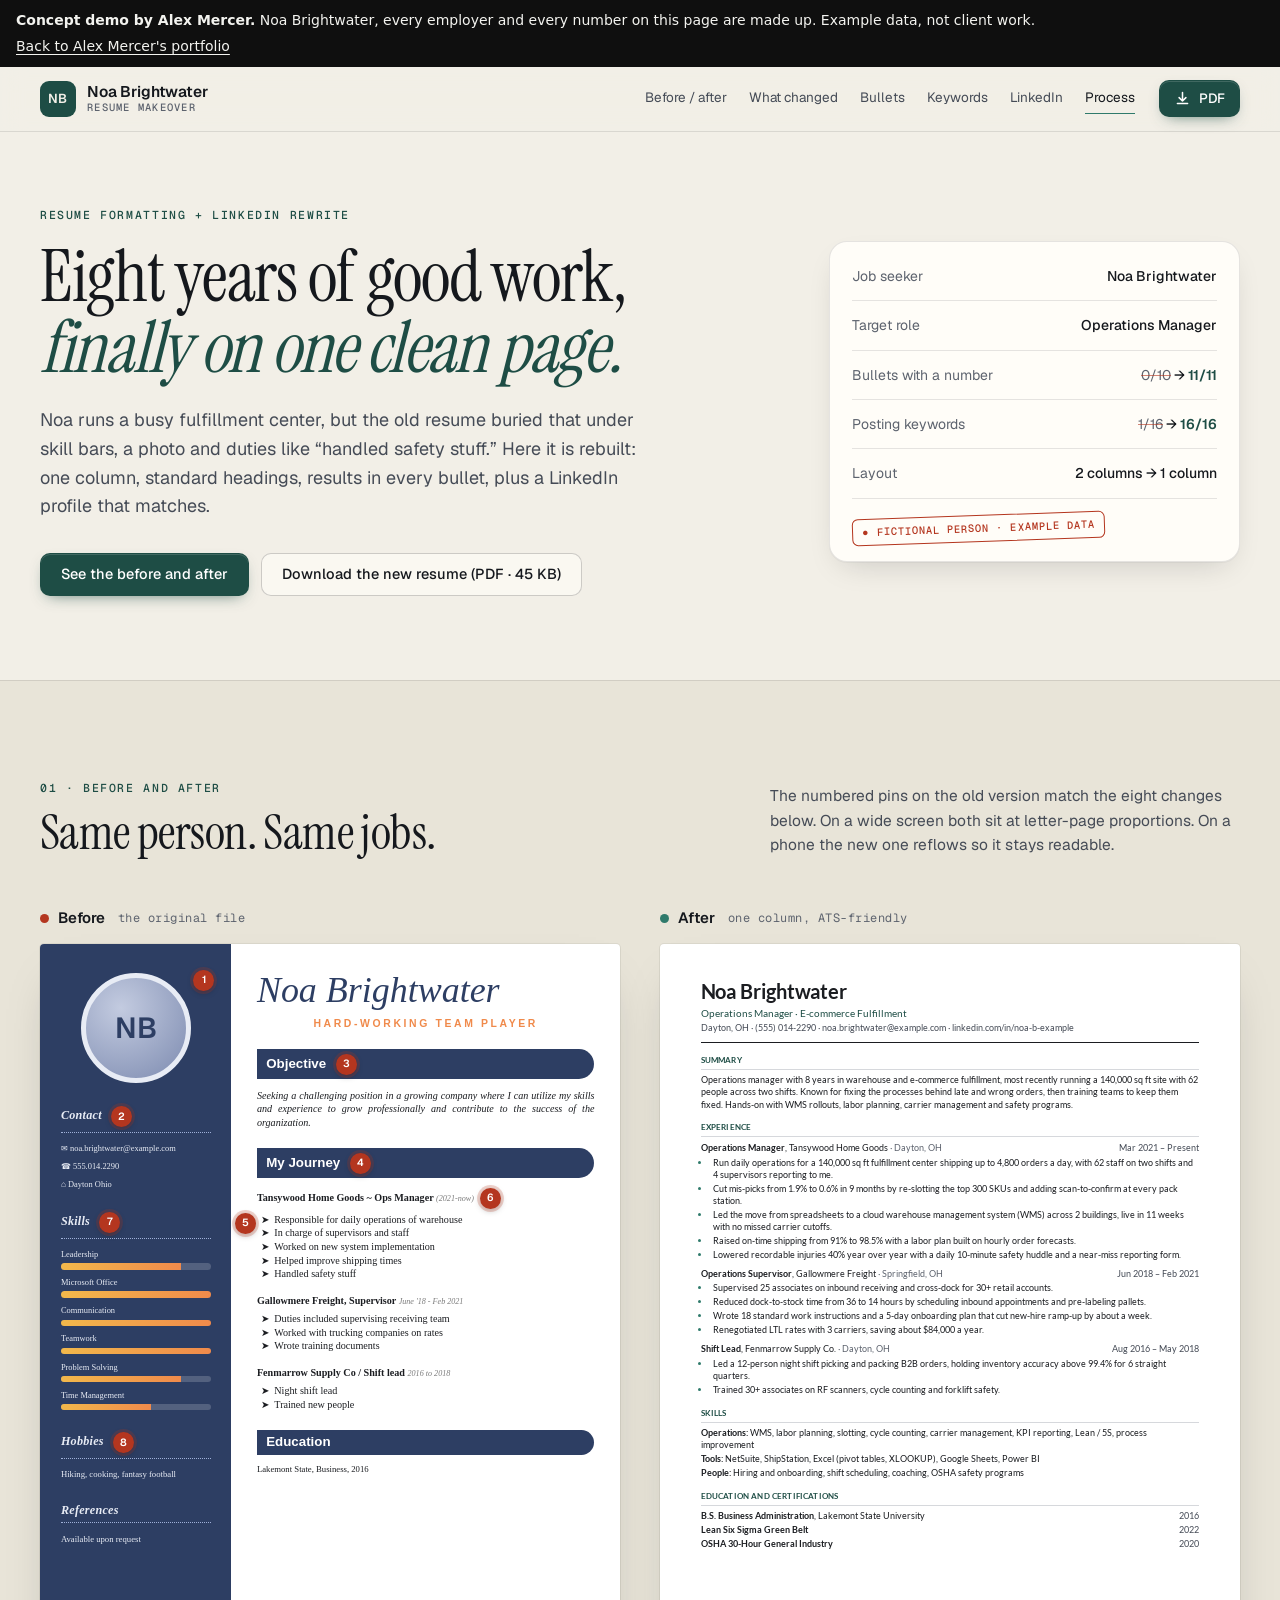
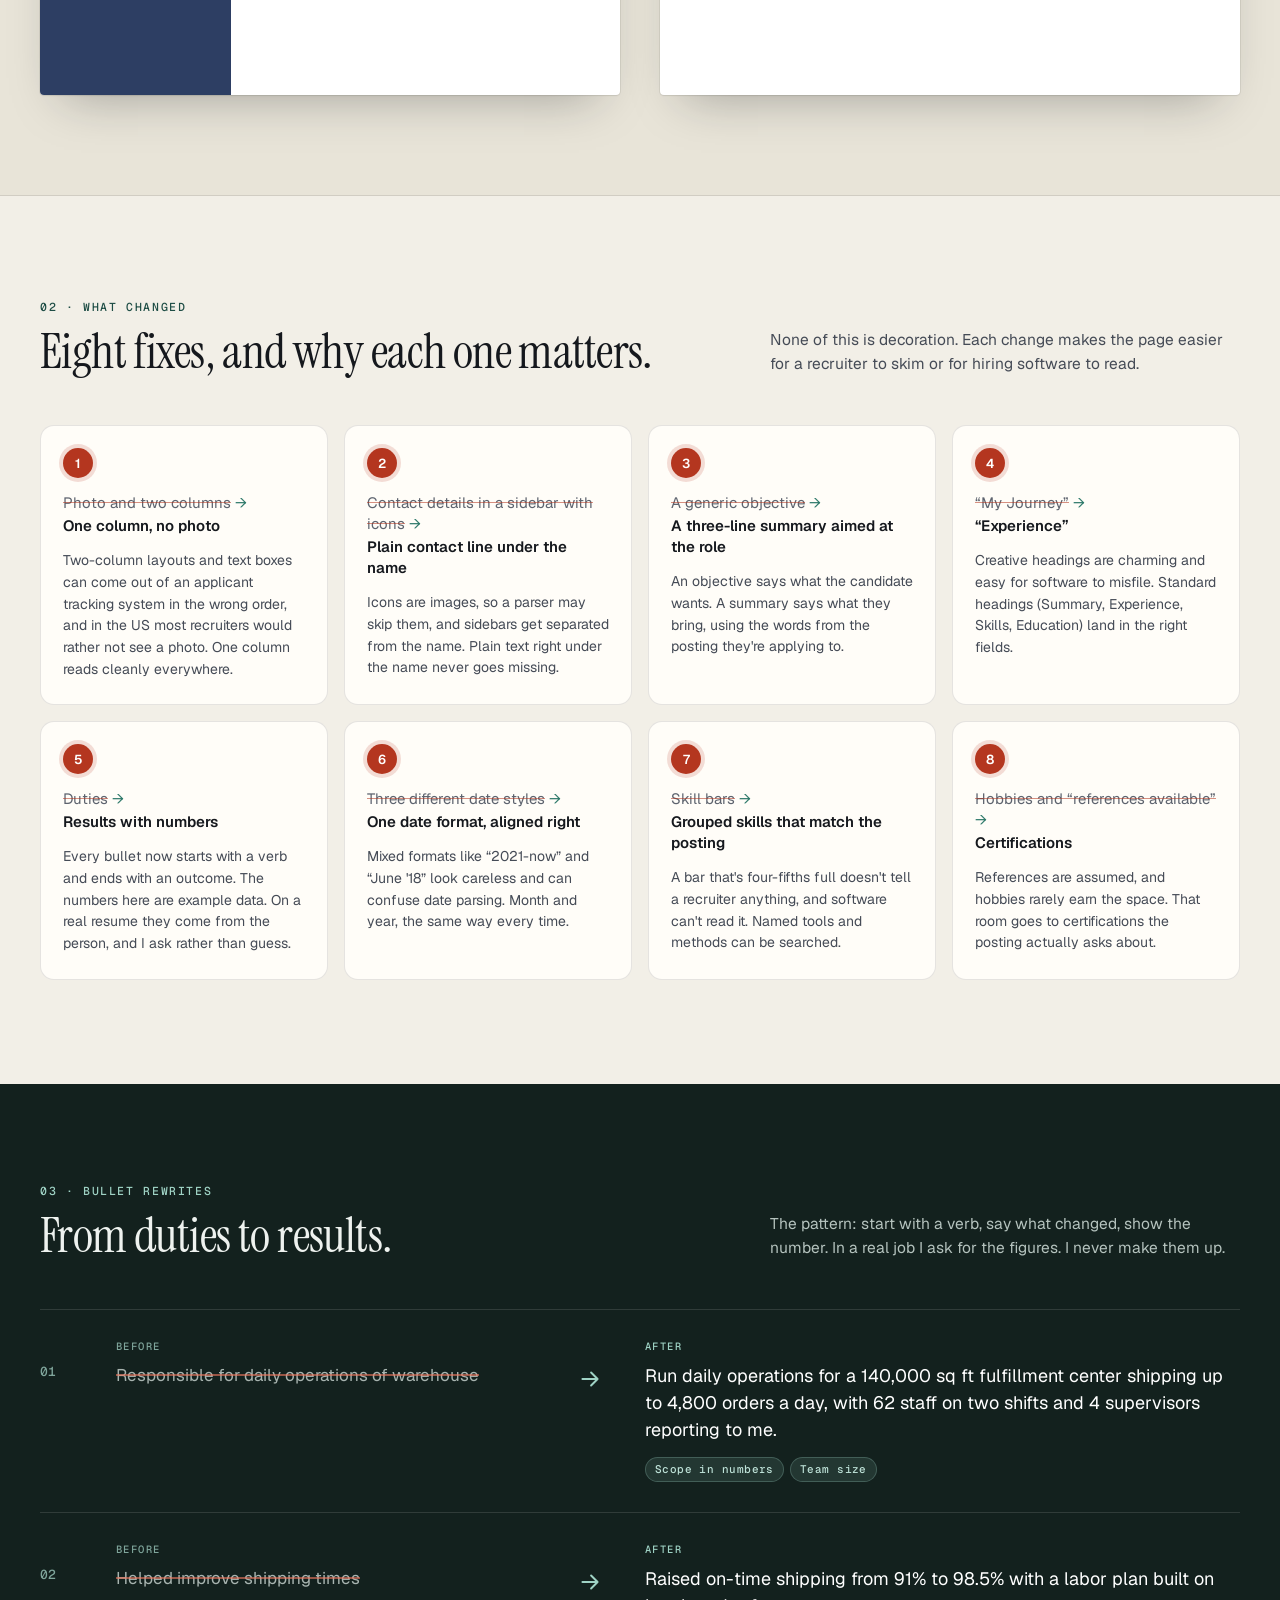
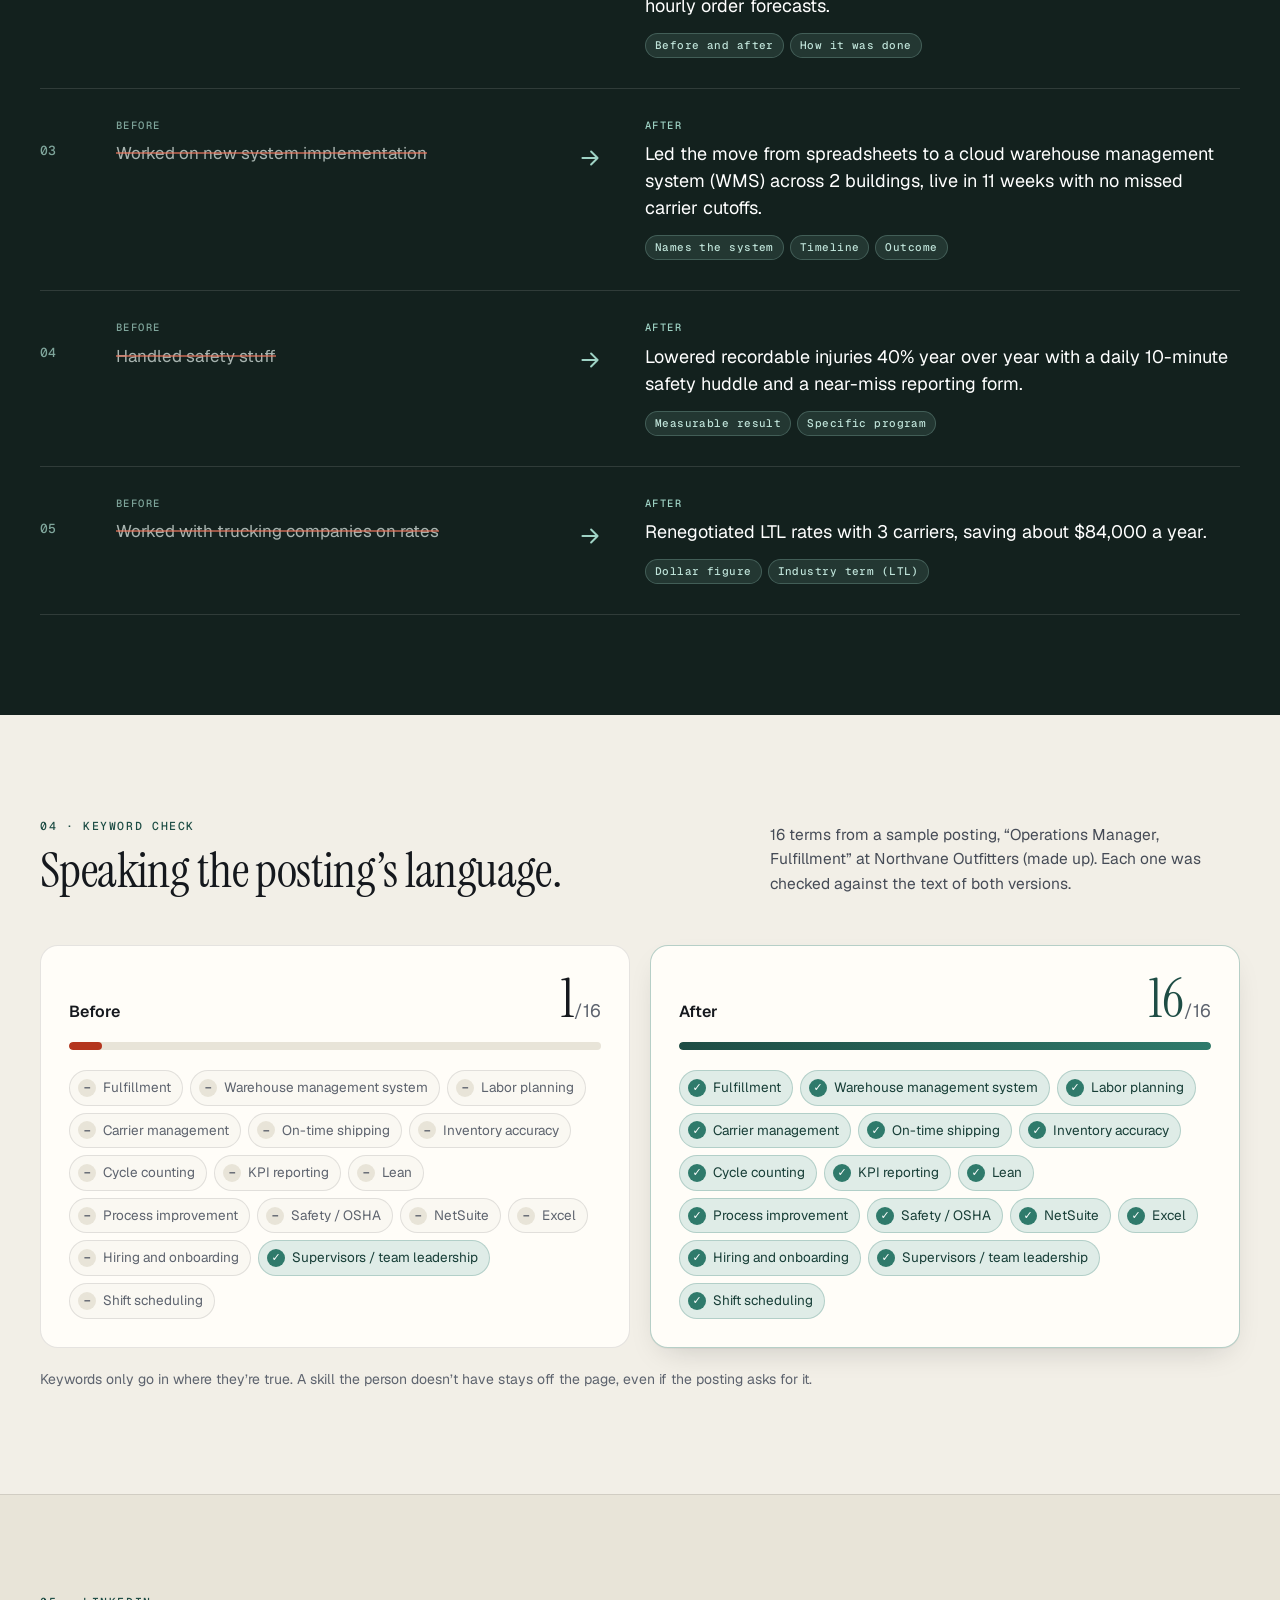
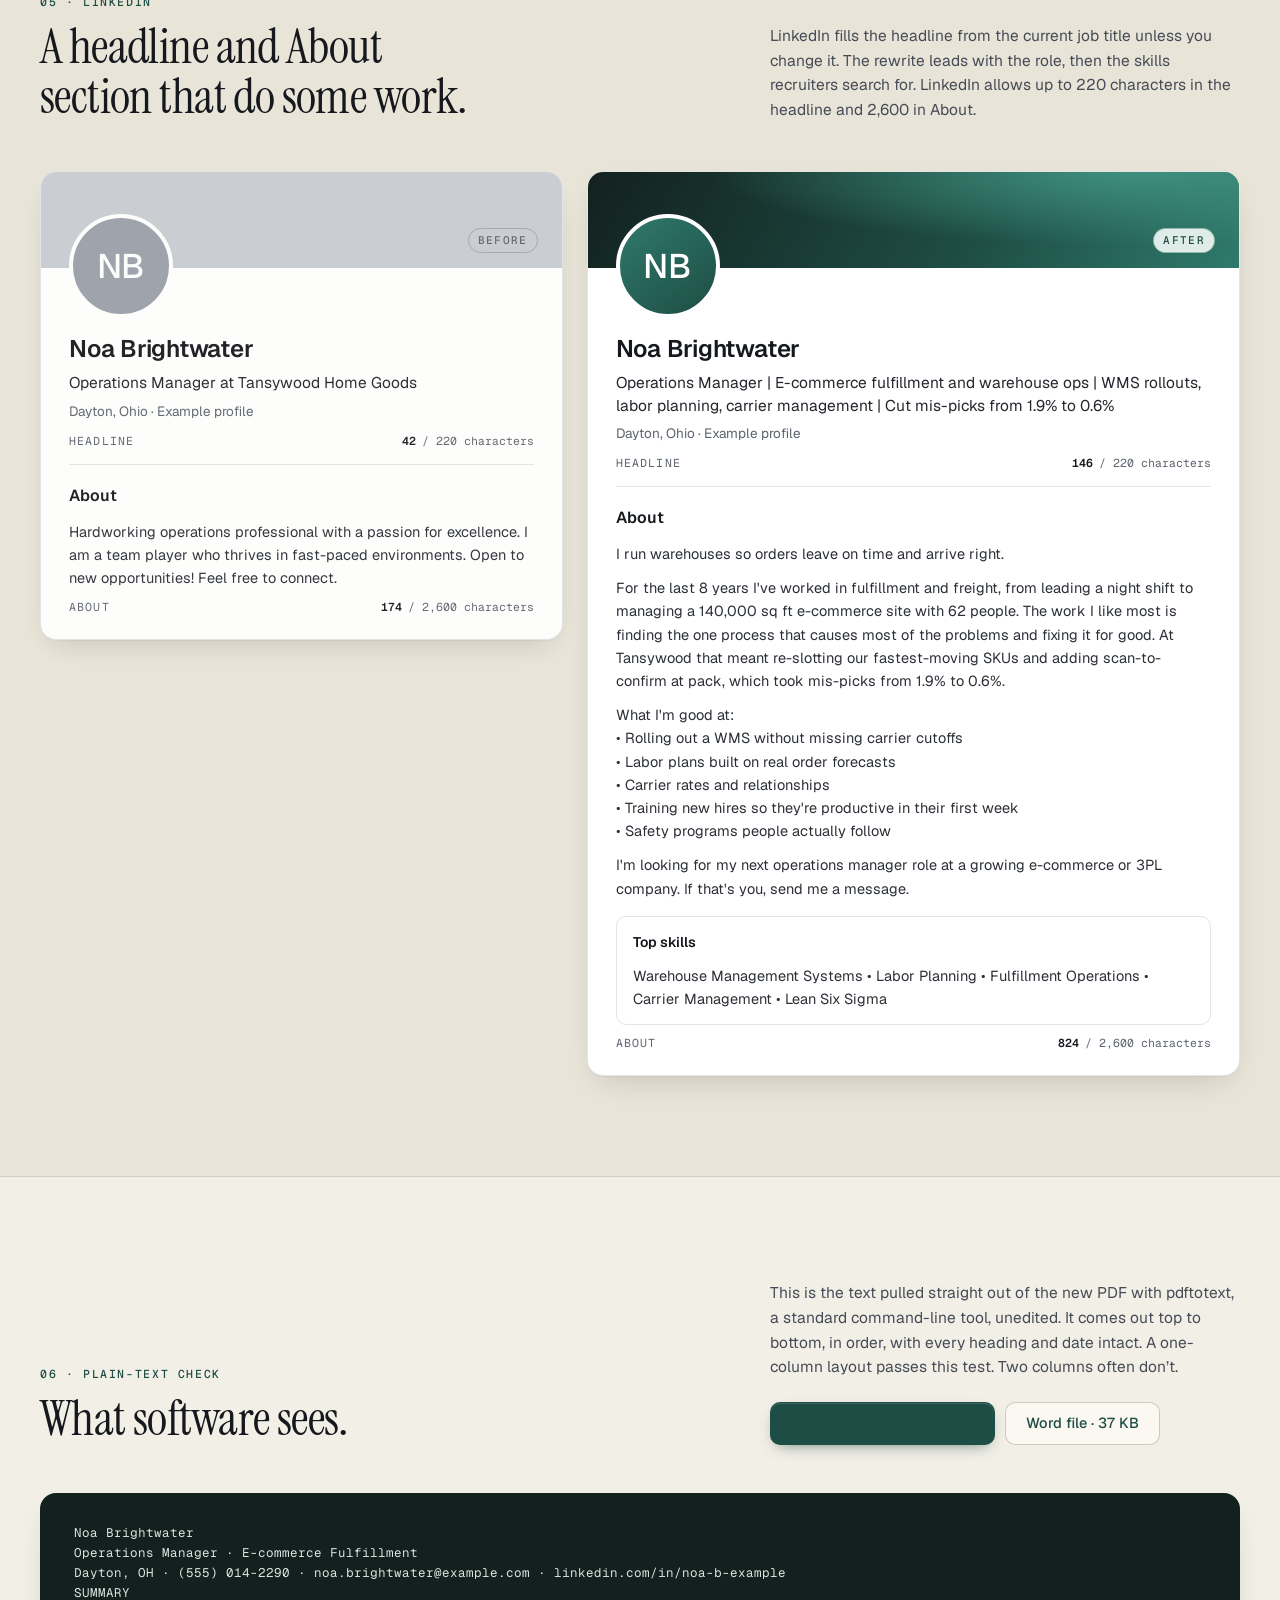
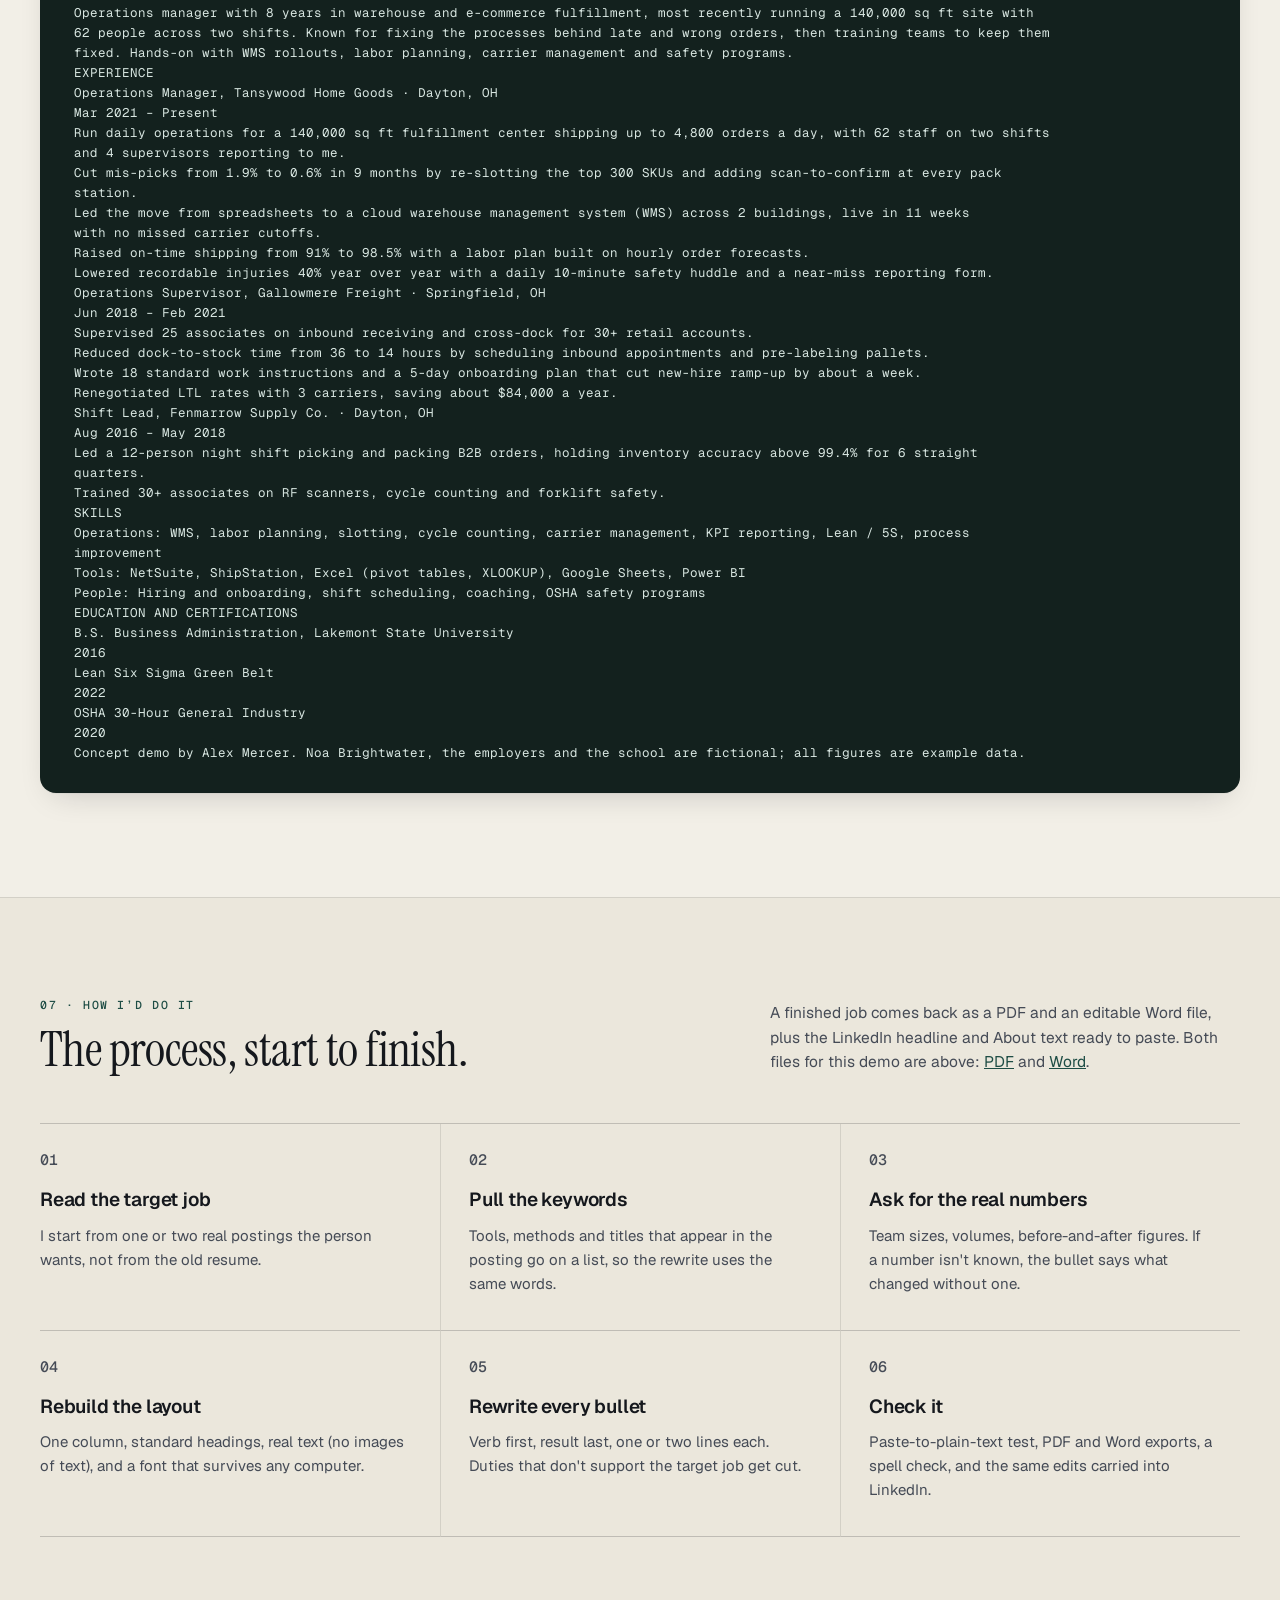
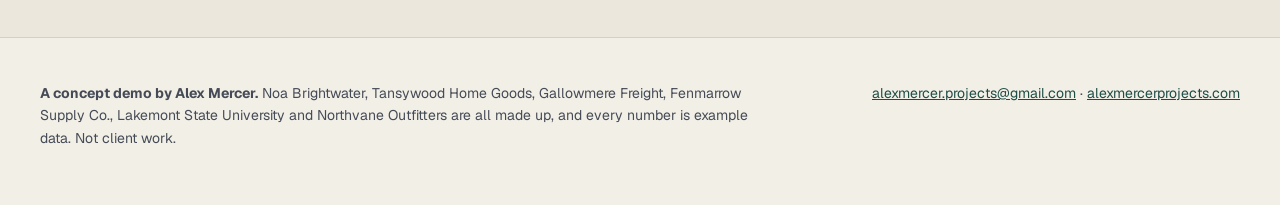
<file: docs/index.html>
<!DOCTYPE html>
<html lang="en">
<head>
  <meta charset="utf-8">
  <meta name="viewport" content="width=device-width, initial-scale=1">
  <title>Noa Brightwater: resume and LinkedIn makeover (concept demo) · Alex Mercer</title>
  <meta name="description" content="Concept demo: a cluttered two-column resume rebuilt as a clean, ATS-friendly one-pager, with bullet rewrites, a keyword check against a sample posting, a new LinkedIn headline and About section, and a PDF. The job seeker and employers are fictional.">
  <meta name="robots" content="noindex">
  <meta name="theme-color" content="#f2efe7">
  <meta property="og:title" content="Resume and LinkedIn makeover, concept demo">
  <meta property="og:description" content="A messy resume rebuilt as a clean one-page, ATS-friendly resume plus a rewritten LinkedIn profile. Fictional person, example data.">
  <meta property="og:type" content="website">
  <link rel="preload" href="fonts/Geist.woff2" as="font" type="font/woff2" crossorigin>
  <link rel="preload" href="fonts/InstrumentSerif.woff2" as="font" type="font/woff2" crossorigin>
  <link rel="stylesheet" href="css/styles.css">
  <link rel="icon" href="data:image/svg+xml,%3Csvg xmlns='http://www.w3.org/2000/svg' viewBox='0 0 32 32'%3E%3Crect width='32' height='32' rx='7' fill='%231e4d45'/%3E%3Ctext x='16' y='21.5' font-family='Arial' font-size='14' font-weight='700' fill='%23f2efe7' text-anchor='middle'%3ENB%3C/text%3E%3C/svg%3E">
  <script>if(!/[?&]static\b/.test(location.search)&&!matchMedia('(prefers-reduced-motion: reduce)').matches)document.documentElement.classList.add('anim');</script>
</head>
<body>
<div class="am-demo-bar" role="note" style="font:14px/1.45 system-ui,-apple-system,'Segoe UI',sans-serif;background:#0f0f0f;color:#f3f3ef;padding:10px 16px;display:flex;flex-wrap:wrap;gap:6px 18px;justify-content:space-between;align-items:center;position:relative;z-index:50"><span><b>Concept demo by Alex Mercer.</b> Noa Brightwater, every employer and every number on this page are made up. Example data, not client work.</span><a href="https://alexmercerprojects.com/" style="color:#f3f3ef;text-decoration:underline;text-underline-offset:3px">Back to Alex Mercer&#39;s portfolio</a></div>
<a class="skip" href="#main">Skip to content</a>
<header class="top">
  <div class="wrap top__inner">
    <a class="logo" href="#main"><span class="logo__mark" aria-hidden="true">NB</span><span class="logo__word"><span>Noa Brightwater</span><small>Resume makeover</small></span></a>
    <nav class="nav" aria-label="Sections"><a href="#compare">Before / after</a><a href="#changes">What changed</a><a href="#bullets">Bullets</a><a href="#keywords">Keywords</a><a href="#linkedin">LinkedIn</a><a href="#process">Process</a></nav>
    <a class="btn btn--solid btn--sm" href="Noa-Brightwater-resume-DEMO.pdf" download><svg viewBox="0 0 20 20" aria-hidden="true"><path d="M10 3v10m0 0-4-4m4 4 4-4M4 16h12" fill="none" stroke="currentColor" stroke-width="1.8" stroke-linecap="round" stroke-linejoin="round"/></svg>PDF</a>
  </div>
</header>

<main id="main">
<section class="hero wrap">
  <div class="hero__copy">
    <p class="eyebrow">Resume formatting + LinkedIn rewrite</p>
    <h1>Eight years of good work, <em>finally on one clean page.</em></h1>
    <p class="lede">Noa runs a busy fulfillment center, but the old resume buried that under skill bars, a photo and duties like “handled safety stuff.” Here it is rebuilt: one column, standard headings, results in every bullet, plus a LinkedIn profile that matches.</p>
    <div class="hero__cta"><a class="btn btn--solid" href="#compare">See the before and after</a><a class="btn btn--ghost" href="Noa-Brightwater-resume-DEMO.pdf" download>Download the new resume (PDF · 45 KB)</a></div>
  </div>
  <aside class="facts" aria-label="At a glance">
    <dl>
      <div><dt>Job seeker</dt><dd>Noa Brightwater</dd></div>
      <div><dt>Target role</dt><dd>Operations Manager</dd></div>
      <div><dt>Bullets with a number</dt><dd><span class="was">0/10</span> → <b>11/11</b></dd></div>
      <div><dt>Posting keywords</dt><dd><span class="was">1/16</span> → <b>16/16</b></dd></div>
      <div><dt>Layout</dt><dd>2 columns → 1 column</dd></div>
    </dl>
    <p class="stamp">● Fictional person · example data</p>
  </aside>
</section>

<section class="band" id="compare" aria-labelledby="compare-h">
  <div class="wrap">
    <div class="sec-head">
      <div><p class="eyebrow">01 · Before and after</p><h2 id="compare-h">Same person. Same jobs.</h2></div>
      <p class="sec-head__note">The numbered pins on the old version match the eight changes below. On a wide screen both sit at letter-page proportions. On a phone the new one reflows so it stays readable.</p>
    </div>
    <div class="tabs" role="tablist" aria-label="Choose a version">
      <button role="tab" id="tab-before" aria-controls="pane-before" aria-selected="false" tabindex="-1">Before</button>
      <button role="tab" id="tab-after" aria-controls="pane-after" aria-selected="true">After</button>
    </div>
    <div class="compare">
      <figure class="pane" id="pane-before" role="tabpanel" aria-labelledby="tab-before">
        <figcaption><span class="dot dot--red"></span>Before <small>the original file</small></figcaption>
        <article class="sheet sheet--before" aria-label="Before: the original resume">
  <div class="b">
    <aside class="b-side">
      <div class="b-photo" aria-hidden="true">NB</div><span class="pin" aria-label="Change 1">1</span>
      <p class="b-side__h">Contact <span class="pin" aria-label="Change 2">2</span></p>
      <ul class="b-contact"><li><span aria-hidden="true">✉</span> noa.brightwater@example.com</li><li><span aria-hidden="true">☎</span> 555.014.2290</li><li><span aria-hidden="true">⌂</span> Dayton Ohio</li></ul>
      <p class="b-side__h">Skills <span class="pin" aria-label="Change 7">7</span></p>
      <ul class="b-bars"><li><span>Leadership</span><span class="b-bar"><span style="width:80%"></span></span></li><li><span>Microsoft Office</span><span class="b-bar"><span style="width:100%"></span></span></li><li><span>Communication</span><span class="b-bar"><span style="width:100%"></span></span></li><li><span>Teamwork</span><span class="b-bar"><span style="width:100%"></span></span></li><li><span>Problem Solving</span><span class="b-bar"><span style="width:80%"></span></span></li><li><span>Time Management</span><span class="b-bar"><span style="width:60%"></span></span></li></ul>
      <p class="b-side__h">Hobbies <span class="pin" aria-label="Change 8">8</span></p>
      <p class="b-small">Hiking, cooking, fantasy football</p>
      <p class="b-side__h">References</p>
      <p class="b-small">Available upon request</p>
    </aside>
    <div class="b-main">
      <h3 class="b-name">Noa Brightwater</h3>
      <p class="b-tag">Hard-working Team Player</p>
      <p class="b-h">Objective <span class="pin" aria-label="Change 3">3</span></p>
      <p class="b-obj">Seeking a challenging position in a growing company where I can utilize my skills and experience to grow professionally and contribute to the success of the organization.</p>
      <p class="b-h">My Journey <span class="pin" aria-label="Change 4">4</span></p>
      <div class="b-job"><p class="b-job__t">Tansywood Home Goods ~ Ops Manager <i>(2021-now)</i><span class="pin" aria-label="Change 6">6</span></p><ul><span class="pin" aria-label="Change 5">5</span><li>Responsible for daily operations of warehouse</li><li>In charge of supervisors and staff</li><li>Worked on new system implementation</li><li>Helped improve shipping times</li><li>Handled safety stuff</li></ul></div><div class="b-job"><p class="b-job__t">Gallowmere Freight, Supervisor <i>June &#x27;18 - Feb 2021</i></p><ul><li>Duties included supervising receiving team</li><li>Worked with trucking companies on rates</li><li>Wrote training documents</li></ul></div><div class="b-job"><p class="b-job__t">Fenmarrow Supply Co / Shift lead <i>2016 to 2018</i></p><ul><li>Night shift lead</li><li>Trained new people</li></ul></div>
      <p class="b-h">Education</p>
      <p class="b-small">Lakemont State, Business, 2016</p>
    </div>
  </div>
</article>
      </figure>
      <figure class="pane" id="pane-after" role="tabpanel" aria-labelledby="tab-after">
        <figcaption><span class="dot dot--green"></span>After <small>one column, ATS-friendly</small></figcaption>
        <article class="sheet sheet--after" aria-label="After: the rebuilt resume">
  <div class="r">
    <header class="r-head"><h3 class="r-name">Noa Brightwater</h3><p class="r-title">Operations Manager · E-commerce Fulfillment</p><p class="r-contact">Dayton, OH <span aria-hidden="true">·</span> (555) 014-2290 <span aria-hidden="true">·</span> noa.brightwater@example.com <span aria-hidden="true">·</span> linkedin.com/in/noa-b-example</p></header>
    <section><h4 class="r-h">Summary</h4><p>Operations manager with 8 years in warehouse and e-commerce fulfillment, most recently running a 140,000 sq ft site with 62 people across two shifts. Known for fixing the processes behind late and wrong orders, then training teams to keep them fixed. Hands-on with WMS rollouts, labor planning, carrier management and safety programs.</p></section>
    <section><h4 class="r-h">Experience</h4><div class="r-job"><div class="r-job__head"><p class="r-job__role"><b>Operations Manager</b>, Tansywood Home Goods <span class="r-job__place">· Dayton, OH</span></p><p class="r-job__dates">Mar 2021 – Present</p></div><ul><li>Run daily operations for a 140,000 sq ft fulfillment center shipping up to 4,800 orders a day, with 62 staff on two shifts and 4 supervisors reporting to me.</li><li>Cut mis-picks from 1.9% to 0.6% in 9 months by re-slotting the top 300 SKUs and adding scan-to-confirm at every pack station.</li><li>Led the move from spreadsheets to a cloud warehouse management system (WMS) across 2 buildings, live in 11 weeks with no missed carrier cutoffs.</li><li>Raised on-time shipping from 91% to 98.5% with a labor plan built on hourly order forecasts.</li><li>Lowered recordable injuries 40% year over year with a daily 10-minute safety huddle and a near-miss reporting form.</li></ul></div><div class="r-job"><div class="r-job__head"><p class="r-job__role"><b>Operations Supervisor</b>, Gallowmere Freight <span class="r-job__place">· Springfield, OH</span></p><p class="r-job__dates">Jun 2018 – Feb 2021</p></div><ul><li>Supervised 25 associates on inbound receiving and cross-dock for 30+ retail accounts.</li><li>Reduced dock-to-stock time from 36 to 14 hours by scheduling inbound appointments and pre-labeling pallets.</li><li>Wrote 18 standard work instructions and a 5-day onboarding plan that cut new-hire ramp-up by about a week.</li><li>Renegotiated LTL rates with 3 carriers, saving about $84,000 a year.</li></ul></div><div class="r-job"><div class="r-job__head"><p class="r-job__role"><b>Shift Lead</b>, Fenmarrow Supply Co. <span class="r-job__place">· Dayton, OH</span></p><p class="r-job__dates">Aug 2016 – May 2018</p></div><ul><li>Led a 12-person night shift picking and packing B2B orders, holding inventory accuracy above 99.4% for 6 straight quarters.</li><li>Trained 30+ associates on RF scanners, cycle counting and forklift safety.</li></ul></div></section>
    <section><h4 class="r-h">Skills</h4><div class="r-skills"><p><b>Operations:</b> WMS, labor planning, slotting, cycle counting, carrier management, KPI reporting, Lean / 5S, process improvement</p><p><b>Tools:</b> NetSuite, ShipStation, Excel (pivot tables, XLOOKUP), Google Sheets, Power BI</p><p><b>People:</b> Hiring and onboarding, shift scheduling, coaching, OSHA safety programs</p></div></section>
    <section><h4 class="r-h">Education and certifications</h4><div class="r-edu"><p><b>B.S. Business Administration</b>, Lakemont State University</p><p class="r-job__dates">2016</p></div><div class="r-edu"><p><b>Lean Six Sigma Green Belt</b></p><p class="r-job__dates">2022</p></div><div class="r-edu"><p><b>OSHA 30-Hour General Industry</b></p><p class="r-job__dates">2020</p></div></section>
  </div>
</article>
      </figure>
    </div>
  </div>
</section>

<section class="wrap sec" id="changes" aria-labelledby="changes-h">
  <div class="sec-head">
    <div><p class="eyebrow">02 · What changed</p><h2 id="changes-h">Eight fixes, and why each one matters.</h2></div>
    <p class="sec-head__note">None of this is decoration. Each change makes the page easier for a recruiter to skim or for hiring software to read.</p>
  </div>
  <ol class="chgs"><li class="chg reveal"><span class="pin pin--lg" aria-hidden="true">1</span>
  <p class="chg__ba"><s>Photo and two columns</s> <span aria-hidden="true">→</span><span class="sr"> became </span> <b>One column, no photo</b></p>
  <p class="chg__why">Two-column layouts and text boxes can come out of an applicant tracking system in the wrong order, and in the US most recruiters would rather not see a photo. One column reads cleanly everywhere.</p></li><li class="chg reveal"><span class="pin pin--lg" aria-hidden="true">2</span>
  <p class="chg__ba"><s>Contact details in a sidebar with icons</s> <span aria-hidden="true">→</span><span class="sr"> became </span> <b>Plain contact line under the name</b></p>
  <p class="chg__why">Icons are images, so a parser may skip them, and sidebars get separated from the name. Plain text right under the name never goes missing.</p></li><li class="chg reveal"><span class="pin pin--lg" aria-hidden="true">3</span>
  <p class="chg__ba"><s>A generic objective</s> <span aria-hidden="true">→</span><span class="sr"> became </span> <b>A three-line summary aimed at the role</b></p>
  <p class="chg__why">An objective says what the candidate wants. A summary says what they bring, using the words from the posting they&#x27;re applying to.</p></li><li class="chg reveal"><span class="pin pin--lg" aria-hidden="true">4</span>
  <p class="chg__ba"><s>“My Journey”</s> <span aria-hidden="true">→</span><span class="sr"> became </span> <b>“Experience”</b></p>
  <p class="chg__why">Creative headings are charming and easy for software to misfile. Standard headings (Summary, Experience, Skills, Education) land in the right fields.</p></li><li class="chg reveal"><span class="pin pin--lg" aria-hidden="true">5</span>
  <p class="chg__ba"><s>Duties</s> <span aria-hidden="true">→</span><span class="sr"> became </span> <b>Results with numbers</b></p>
  <p class="chg__why">Every bullet now starts with a verb and ends with an outcome. The numbers here are example data. On a real resume they come from the person, and I ask rather than guess.</p></li><li class="chg reveal"><span class="pin pin--lg" aria-hidden="true">6</span>
  <p class="chg__ba"><s>Three different date styles</s> <span aria-hidden="true">→</span><span class="sr"> became </span> <b>One date format, aligned right</b></p>
  <p class="chg__why">Mixed formats like “2021-now” and “June &#x27;18” look careless and can confuse date parsing. Month and year, the same way every time.</p></li><li class="chg reveal"><span class="pin pin--lg" aria-hidden="true">7</span>
  <p class="chg__ba"><s>Skill bars</s> <span aria-hidden="true">→</span><span class="sr"> became </span> <b>Grouped skills that match the posting</b></p>
  <p class="chg__why">A bar that&#x27;s four-fifths full doesn&#x27;t tell a recruiter anything, and software can&#x27;t read it. Named tools and methods can be searched.</p></li><li class="chg reveal"><span class="pin pin--lg" aria-hidden="true">8</span>
  <p class="chg__ba"><s>Hobbies and “references available”</s> <span aria-hidden="true">→</span><span class="sr"> became </span> <b>Certifications</b></p>
  <p class="chg__why">References are assumed, and hobbies rarely earn the space. That room goes to certifications the posting actually asks about.</p></li></ol>
</section>

<section class="band band--ink" id="bullets" aria-labelledby="bullets-h">
  <div class="wrap">
    <div class="sec-head">
      <div><p class="eyebrow eyebrow--light">03 · Bullet rewrites</p><h2 id="bullets-h">From duties to results.</h2></div>
      <p class="sec-head__note">The pattern: start with a verb, say what changed, show the number. In a real job I ask for the figures. I never make them up.</p>
    </div>
    <ol class="rws"><li class="rw reveal">
  <p class="rw__n">01</p>
  <div class="rw__b"><p class="eyebrow">Before</p><p class="rw__old">Responsible for daily operations of warehouse</p></div>
  <div class="rw__arrow" aria-hidden="true"><svg viewBox="0 0 24 24"><path d="M5 12h13M13 6l6 6-6 6" fill="none" stroke="currentColor" stroke-width="1.8" stroke-linecap="round" stroke-linejoin="round"/></svg></div>
  <div class="rw__a"><p class="eyebrow">After</p><p class="rw__new">Run daily operations for a 140,000 sq ft fulfillment center shipping up to 4,800 orders a day, with 62 staff on two shifts and 4 supervisors reporting to me.</p><ul class="rw__tags"><li>Scope in numbers</li><li>Team size</li></ul></div>
</li><li class="rw reveal">
  <p class="rw__n">02</p>
  <div class="rw__b"><p class="eyebrow">Before</p><p class="rw__old">Helped improve shipping times</p></div>
  <div class="rw__arrow" aria-hidden="true"><svg viewBox="0 0 24 24"><path d="M5 12h13M13 6l6 6-6 6" fill="none" stroke="currentColor" stroke-width="1.8" stroke-linecap="round" stroke-linejoin="round"/></svg></div>
  <div class="rw__a"><p class="eyebrow">After</p><p class="rw__new">Raised on-time shipping from 91% to 98.5% with a labor plan built on hourly order forecasts.</p><ul class="rw__tags"><li>Before and after</li><li>How it was done</li></ul></div>
</li><li class="rw reveal">
  <p class="rw__n">03</p>
  <div class="rw__b"><p class="eyebrow">Before</p><p class="rw__old">Worked on new system implementation</p></div>
  <div class="rw__arrow" aria-hidden="true"><svg viewBox="0 0 24 24"><path d="M5 12h13M13 6l6 6-6 6" fill="none" stroke="currentColor" stroke-width="1.8" stroke-linecap="round" stroke-linejoin="round"/></svg></div>
  <div class="rw__a"><p class="eyebrow">After</p><p class="rw__new">Led the move from spreadsheets to a cloud warehouse management system (WMS) across 2 buildings, live in 11 weeks with no missed carrier cutoffs.</p><ul class="rw__tags"><li>Names the system</li><li>Timeline</li><li>Outcome</li></ul></div>
</li><li class="rw reveal">
  <p class="rw__n">04</p>
  <div class="rw__b"><p class="eyebrow">Before</p><p class="rw__old">Handled safety stuff</p></div>
  <div class="rw__arrow" aria-hidden="true"><svg viewBox="0 0 24 24"><path d="M5 12h13M13 6l6 6-6 6" fill="none" stroke="currentColor" stroke-width="1.8" stroke-linecap="round" stroke-linejoin="round"/></svg></div>
  <div class="rw__a"><p class="eyebrow">After</p><p class="rw__new">Lowered recordable injuries 40% year over year with a daily 10-minute safety huddle and a near-miss reporting form.</p><ul class="rw__tags"><li>Measurable result</li><li>Specific program</li></ul></div>
</li><li class="rw reveal">
  <p class="rw__n">05</p>
  <div class="rw__b"><p class="eyebrow">Before</p><p class="rw__old">Worked with trucking companies on rates</p></div>
  <div class="rw__arrow" aria-hidden="true"><svg viewBox="0 0 24 24"><path d="M5 12h13M13 6l6 6-6 6" fill="none" stroke="currentColor" stroke-width="1.8" stroke-linecap="round" stroke-linejoin="round"/></svg></div>
  <div class="rw__a"><p class="eyebrow">After</p><p class="rw__new">Renegotiated LTL rates with 3 carriers, saving about $84,000 a year.</p><ul class="rw__tags"><li>Dollar figure</li><li>Industry term (LTL)</li></ul></div>
</li></ol>
  </div>
</section>

<section class="wrap sec" id="keywords" aria-labelledby="kw-h">
  <div class="sec-head">
    <div><p class="eyebrow">04 · Keyword check</p><h2 id="kw-h">Speaking the posting’s language.</h2></div>
    <p class="sec-head__note">16 terms from a sample posting, “Operations Manager, Fulfillment” at Northvane Outfitters (made up). Each one was checked against the text of both versions.</p>
  </div>
  <div class="kws">
    <div class="kwcard reveal"><div class="kwcard__top"><p>Before</p><p class="kwcard__score"><b>1</b>/16</p></div><div class="meter"><span style="width:6.2%"></span></div><ul class="kwlist"><li class="kw kw--miss"><span class="kw__i" aria-hidden="true">–</span>Fulfillment<span class="sr"> (missing)</span></li><li class="kw kw--miss"><span class="kw__i" aria-hidden="true">–</span>Warehouse management system<span class="sr"> (missing)</span></li><li class="kw kw--miss"><span class="kw__i" aria-hidden="true">–</span>Labor planning<span class="sr"> (missing)</span></li><li class="kw kw--miss"><span class="kw__i" aria-hidden="true">–</span>Carrier management<span class="sr"> (missing)</span></li><li class="kw kw--miss"><span class="kw__i" aria-hidden="true">–</span>On-time shipping<span class="sr"> (missing)</span></li><li class="kw kw--miss"><span class="kw__i" aria-hidden="true">–</span>Inventory accuracy<span class="sr"> (missing)</span></li><li class="kw kw--miss"><span class="kw__i" aria-hidden="true">–</span>Cycle counting<span class="sr"> (missing)</span></li><li class="kw kw--miss"><span class="kw__i" aria-hidden="true">–</span>KPI reporting<span class="sr"> (missing)</span></li><li class="kw kw--miss"><span class="kw__i" aria-hidden="true">–</span>Lean<span class="sr"> (missing)</span></li><li class="kw kw--miss"><span class="kw__i" aria-hidden="true">–</span>Process improvement<span class="sr"> (missing)</span></li><li class="kw kw--miss"><span class="kw__i" aria-hidden="true">–</span>Safety / OSHA<span class="sr"> (missing)</span></li><li class="kw kw--miss"><span class="kw__i" aria-hidden="true">–</span>NetSuite<span class="sr"> (missing)</span></li><li class="kw kw--miss"><span class="kw__i" aria-hidden="true">–</span>Excel<span class="sr"> (missing)</span></li><li class="kw kw--miss"><span class="kw__i" aria-hidden="true">–</span>Hiring and onboarding<span class="sr"> (missing)</span></li><li class="kw kw--hit"><span class="kw__i" aria-hidden="true">✓</span>Supervisors / team leadership<span class="sr"> (found)</span></li><li class="kw kw--miss"><span class="kw__i" aria-hidden="true">–</span>Shift scheduling<span class="sr"> (missing)</span></li></ul></div>
    <div class="kwcard kwcard--after reveal"><div class="kwcard__top"><p>After</p><p class="kwcard__score"><b>16</b>/16</p></div><div class="meter meter--after"><span style="width:100.0%"></span></div><ul class="kwlist"><li class="kw kw--hit"><span class="kw__i" aria-hidden="true">✓</span>Fulfillment<span class="sr"> (found)</span></li><li class="kw kw--hit"><span class="kw__i" aria-hidden="true">✓</span>Warehouse management system<span class="sr"> (found)</span></li><li class="kw kw--hit"><span class="kw__i" aria-hidden="true">✓</span>Labor planning<span class="sr"> (found)</span></li><li class="kw kw--hit"><span class="kw__i" aria-hidden="true">✓</span>Carrier management<span class="sr"> (found)</span></li><li class="kw kw--hit"><span class="kw__i" aria-hidden="true">✓</span>On-time shipping<span class="sr"> (found)</span></li><li class="kw kw--hit"><span class="kw__i" aria-hidden="true">✓</span>Inventory accuracy<span class="sr"> (found)</span></li><li class="kw kw--hit"><span class="kw__i" aria-hidden="true">✓</span>Cycle counting<span class="sr"> (found)</span></li><li class="kw kw--hit"><span class="kw__i" aria-hidden="true">✓</span>KPI reporting<span class="sr"> (found)</span></li><li class="kw kw--hit"><span class="kw__i" aria-hidden="true">✓</span>Lean<span class="sr"> (found)</span></li><li class="kw kw--hit"><span class="kw__i" aria-hidden="true">✓</span>Process improvement<span class="sr"> (found)</span></li><li class="kw kw--hit"><span class="kw__i" aria-hidden="true">✓</span>Safety / OSHA<span class="sr"> (found)</span></li><li class="kw kw--hit"><span class="kw__i" aria-hidden="true">✓</span>NetSuite<span class="sr"> (found)</span></li><li class="kw kw--hit"><span class="kw__i" aria-hidden="true">✓</span>Excel<span class="sr"> (found)</span></li><li class="kw kw--hit"><span class="kw__i" aria-hidden="true">✓</span>Hiring and onboarding<span class="sr"> (found)</span></li><li class="kw kw--hit"><span class="kw__i" aria-hidden="true">✓</span>Supervisors / team leadership<span class="sr"> (found)</span></li><li class="kw kw--hit"><span class="kw__i" aria-hidden="true">✓</span>Shift scheduling<span class="sr"> (found)</span></li></ul></div>
  </div>
  <p class="fineprint">Keywords only go in where they’re true. A skill the person doesn’t have stays off the page, even if the posting asks for it.</p>
</section>

<section class="band" id="linkedin" aria-labelledby="li-h">
  <div class="wrap">
    <div class="sec-head">
      <div><p class="eyebrow">05 · LinkedIn</p><h2 id="li-h">A headline and About section that do some work.</h2></div>
      <p class="sec-head__note">LinkedIn fills the headline from the current job title unless you change it. The rewrite leads with the role, then the skills recruiters search for. LinkedIn allows up to 220 characters in the headline and 2,600 in About.</p>
    </div>
    <div class="lis"><article class="li li--before" aria-label="Before: LinkedIn profile">
  <div class="li__banner li__banner--before" aria-hidden="true"></div>
  <div class="li__body">
    <div class="li__avatar " aria-hidden="true">NB</div>
    <p class="li__tagline">Before</p>
    <h3 class="li__name">Noa Brightwater</h3>
    <p class="li__headline">Operations Manager at Tansywood Home Goods</p>
    <p class="li__meta">Dayton, Ohio · Example profile</p>
    <p class="li__count"><span>Headline</span><b>42</b> / 220 characters</p>
    <div class="li__about"><p class="li__lbl">About</p><p>Hardworking operations professional with a passion for excellence. I am a team player who thrives in fast-paced environments. Open to new opportunities! Feel free to connect.</p></div>
    <p class="li__count"><span>About</span><b>174</b> / 2,600 characters</p>
  </div>
</article><article class="li li--after" aria-label="After: LinkedIn profile">
  <div class="li__banner li__banner--after" aria-hidden="true"></div>
  <div class="li__body">
    <div class="li__avatar li__avatar--after" aria-hidden="true">NB</div>
    <p class="li__tagline">After</p>
    <h3 class="li__name">Noa Brightwater</h3>
    <p class="li__headline">Operations Manager | E-commerce fulfillment and warehouse ops | WMS rollouts, labor planning, carrier management | Cut mis-picks from 1.9% to 0.6%</p>
    <p class="li__meta">Dayton, Ohio · Example profile</p>
    <p class="li__count"><span>Headline</span><b>146</b> / 220 characters</p>
    <div class="li__about"><p class="li__lbl">About</p><p>I run warehouses so orders leave on time and arrive right.</p><p>For the last 8 years I&#x27;ve worked in fulfillment and freight, from leading a night shift to managing a 140,000 sq ft e-commerce site with 62 people. The work I like most is finding the one process that causes most of the problems and fixing it for good. At Tansywood that meant re-slotting our fastest-moving SKUs and adding scan-to-confirm at pack, which took mis-picks from 1.9% to 0.6%.</p><p>What I&#x27;m good at:<br>• Rolling out a WMS without missing carrier cutoffs<br>• Labor plans built on real order forecasts<br>• Carrier rates and relationships<br>• Training new hires so they&#x27;re productive in their first week<br>• Safety programs people actually follow</p><p>I&#x27;m looking for my next operations manager role at a growing e-commerce or 3PL company. If that&#x27;s you, send me a message.</p><div class='li__skills'><p class='li__lbl'>Top skills</p><p>Warehouse Management Systems • Labor Planning • Fulfillment Operations • Carrier Management • Lean Six Sigma</p></div></div>
    <p class="li__count"><span>About</span><b>824</b> / 2,600 characters</p>
  </div>
</article></div>
  </div>
</section>

<section class="wrap sec" id="plain" aria-labelledby="plain-h">
  <div class="sec-head">
    <div><p class="eyebrow">06 · Plain-text check</p><h2 id="plain-h">What software sees.</h2></div>
    <div class="sec-head__note"><p>This is the text pulled straight out of the new PDF with pdftotext, a standard command-line tool, unedited. It comes out top to bottom, in order, with every heading and date intact. A one-column layout passes this test. Two columns often don’t.</p>
    <p class="plain__cta"><a class="btn btn--solid" href="Noa-Brightwater-resume-DEMO.pdf" download>Download the PDF · 45 KB</a><a class="btn btn--ghost" href="Noa-Brightwater-resume-DEMO.docx" download>Word file · 37 KB</a></p></div>
  </div>
  <pre class="plain__txt" tabindex="0" aria-label="Plain text extracted from the PDF">Noa Brightwater
Operations Manager · E-commerce Fulfillment
Dayton, OH · (555) 014-2290 · noa.brightwater@example.com · linkedin.com/in/noa-b-example
SUMMARY
Operations manager with 8 years in warehouse and e-commerce fulfillment, most recently running a 140,000 sq ft site with
62 people across two shifts. Known for fixing the processes behind late and wrong orders, then training teams to keep them
fixed. Hands-on with WMS rollouts, labor planning, carrier management and safety programs.
EXPERIENCE
Operations Manager, Tansywood Home Goods · Dayton, OH
Mar 2021 – Present
Run daily operations for a 140,000 sq ft fulfillment center shipping up to 4,800 orders a day, with 62 staff on two shifts
and 4 supervisors reporting to me.
Cut mis-picks from 1.9% to 0.6% in 9 months by re-slotting the top 300 SKUs and adding scan-to-confirm at every pack
station.
Led the move from spreadsheets to a cloud warehouse management system (WMS) across 2 buildings, live in 11 weeks
with no missed carrier cutoffs.
Raised on-time shipping from 91% to 98.5% with a labor plan built on hourly order forecasts.
Lowered recordable injuries 40% year over year with a daily 10-minute safety huddle and a near-miss reporting form.
Operations Supervisor, Gallowmere Freight · Springfield, OH
Jun 2018 – Feb 2021
Supervised 25 associates on inbound receiving and cross-dock for 30+ retail accounts.
Reduced dock-to-stock time from 36 to 14 hours by scheduling inbound appointments and pre-labeling pallets.
Wrote 18 standard work instructions and a 5-day onboarding plan that cut new-hire ramp-up by about a week.
Renegotiated LTL rates with 3 carriers, saving about $84,000 a year.
Shift Lead, Fenmarrow Supply Co. · Dayton, OH
Aug 2016 – May 2018
Led a 12-person night shift picking and packing B2B orders, holding inventory accuracy above 99.4% for 6 straight
quarters.
Trained 30+ associates on RF scanners, cycle counting and forklift safety.
SKILLS
Operations: WMS, labor planning, slotting, cycle counting, carrier management, KPI reporting, Lean / 5S, process
improvement
Tools: NetSuite, ShipStation, Excel (pivot tables, XLOOKUP), Google Sheets, Power BI
People: Hiring and onboarding, shift scheduling, coaching, OSHA safety programs
EDUCATION AND CERTIFICATIONS
B.S. Business Administration, Lakemont State University
2016
Lean Six Sigma Green Belt
2022
OSHA 30-Hour General Industry
2020
Concept demo by Alex Mercer. Noa Brightwater, the employers and the school are fictional; all figures are example data.</pre>
</section>

<section class="band band--soft" id="process" aria-labelledby="process-h">
  <div class="wrap">
    <div class="sec-head">
      <div><p class="eyebrow">07 · How I’d do it</p><h2 id="process-h">The process, start to finish.</h2></div>
      <p class="sec-head__note">A finished job comes back as a PDF and an editable Word file, plus the LinkedIn headline and About text ready to paste. Both files for this demo are above: <a href="Noa-Brightwater-resume-DEMO.pdf" download>PDF</a> and <a href="Noa-Brightwater-resume-DEMO.docx" download>Word</a>.</p>
    </div>
    <ol class="steps"><li class="step reveal"><p class="step__n">01</p><h3>Read the target job</h3><p>I start from one or two real postings the person wants, not from the old resume.</p></li><li class="step reveal"><p class="step__n">02</p><h3>Pull the keywords</h3><p>Tools, methods and titles that appear in the posting go on a list, so the rewrite uses the same words.</p></li><li class="step reveal"><p class="step__n">03</p><h3>Ask for the real numbers</h3><p>Team sizes, volumes, before-and-after figures. If a number isn&#x27;t known, the bullet says what changed without one.</p></li><li class="step reveal"><p class="step__n">04</p><h3>Rebuild the layout</h3><p>One column, standard headings, real text (no images of text), and a font that survives any computer.</p></li><li class="step reveal"><p class="step__n">05</p><h3>Rewrite every bullet</h3><p>Verb first, result last, one or two lines each. Duties that don&#x27;t support the target job get cut.</p></li><li class="step reveal"><p class="step__n">06</p><h3>Check it</h3><p>Paste-to-plain-text test, PDF and Word exports, a spell check, and the same edits carried into LinkedIn.</p></li></ol>
  </div>
</section>
</main>

<footer class="foot">
  <div class="wrap foot__inner">
    <p><b>A concept demo by Alex Mercer.</b> Noa Brightwater, Tansywood Home Goods, Gallowmere Freight, Fenmarrow Supply Co., Lakemont State University and Northvane Outfitters are all made up, and every number is example data. Not client work.</p>
    <p><a href="mailto:alexmercer.projects@gmail.com?subject=A%20resume%20for%20Alex">alexmercer.projects@gmail.com</a> · <a href="https://alexmercerprojects.com/">alexmercerprojects.com</a></p>
  </div>
</footer>
<script src="js/app.js"></script>
</body>
</html>
</file>
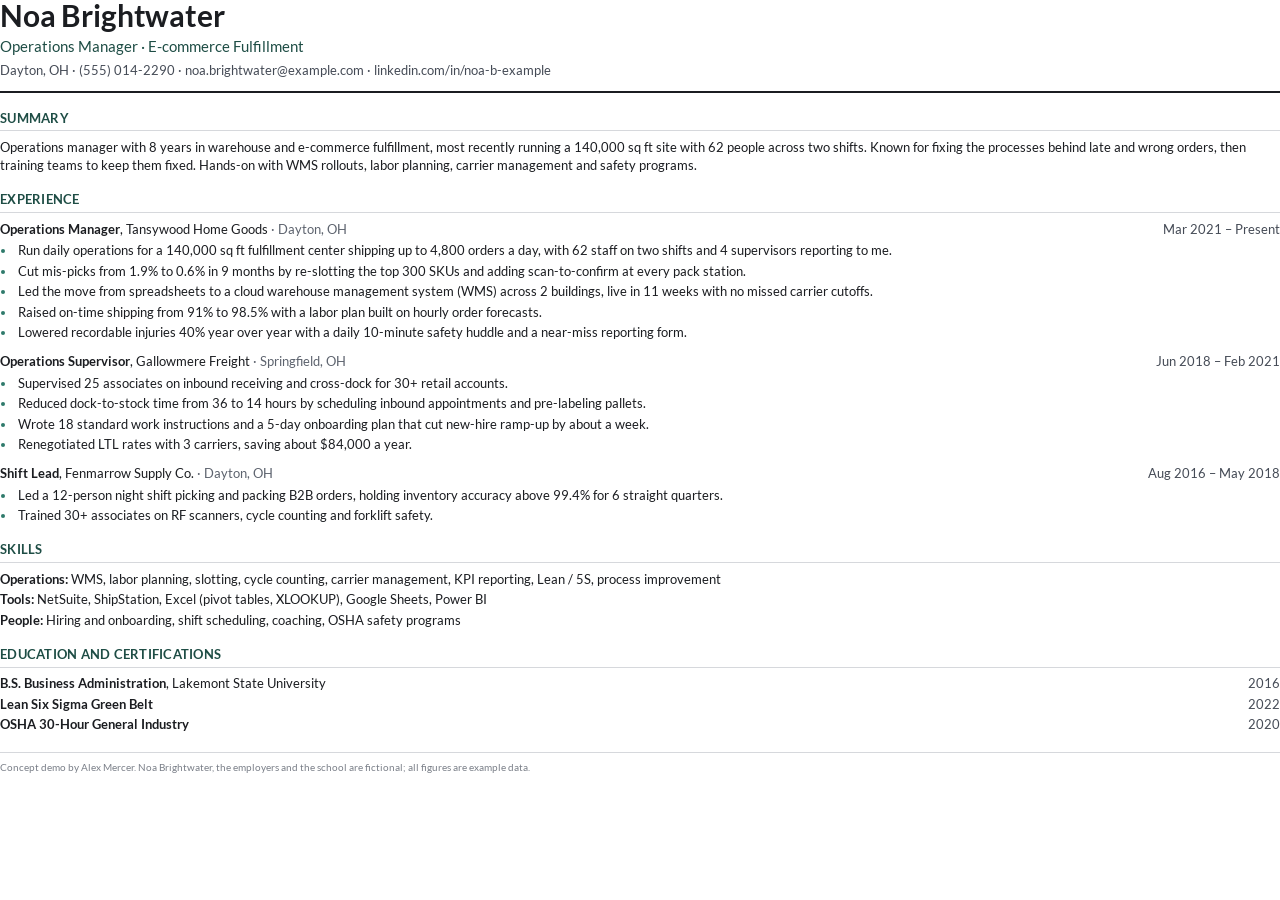
<file: docs/resume.html>
<!DOCTYPE html>
<html lang="en"><head><meta charset="utf-8"><meta name="robots" content="noindex">
<title>Noa Brightwater resume (concept demo)</title>
<link rel="stylesheet" href="css/styles.css">
<style>@page { size: Letter; margin: 0.5in 0.6in 0.45in; } html,body{background:#fff} body{margin:0}</style>
</head><body class="print">
<article class="sheet sheet--print" aria-label="After: the rebuilt resume">
  <div class="r">
    <header class="r-head"><h3 class="r-name">Noa Brightwater</h3><p class="r-title">Operations Manager · E-commerce Fulfillment</p><p class="r-contact">Dayton, OH <span aria-hidden="true">·</span> (555) 014-2290 <span aria-hidden="true">·</span> noa.brightwater@example.com <span aria-hidden="true">·</span> linkedin.com/in/noa-b-example</p></header>
    <section><h4 class="r-h">Summary</h4><p>Operations manager with 8 years in warehouse and e-commerce fulfillment, most recently running a 140,000 sq ft site with 62 people across two shifts. Known for fixing the processes behind late and wrong orders, then training teams to keep them fixed. Hands-on with WMS rollouts, labor planning, carrier management and safety programs.</p></section>
    <section><h4 class="r-h">Experience</h4><div class="r-job"><div class="r-job__head"><p class="r-job__role"><b>Operations Manager</b>, Tansywood Home Goods <span class="r-job__place">· Dayton, OH</span></p><p class="r-job__dates">Mar 2021 – Present</p></div><ul><li>Run daily operations for a 140,000 sq ft fulfillment center shipping up to 4,800 orders a day, with 62 staff on two shifts and 4 supervisors reporting to me.</li><li>Cut mis-picks from 1.9% to 0.6% in 9 months by re-slotting the top 300 SKUs and adding scan-to-confirm at every pack station.</li><li>Led the move from spreadsheets to a cloud warehouse management system (WMS) across 2 buildings, live in 11 weeks with no missed carrier cutoffs.</li><li>Raised on-time shipping from 91% to 98.5% with a labor plan built on hourly order forecasts.</li><li>Lowered recordable injuries 40% year over year with a daily 10-minute safety huddle and a near-miss reporting form.</li></ul></div><div class="r-job"><div class="r-job__head"><p class="r-job__role"><b>Operations Supervisor</b>, Gallowmere Freight <span class="r-job__place">· Springfield, OH</span></p><p class="r-job__dates">Jun 2018 – Feb 2021</p></div><ul><li>Supervised 25 associates on inbound receiving and cross-dock for 30+ retail accounts.</li><li>Reduced dock-to-stock time from 36 to 14 hours by scheduling inbound appointments and pre-labeling pallets.</li><li>Wrote 18 standard work instructions and a 5-day onboarding plan that cut new-hire ramp-up by about a week.</li><li>Renegotiated LTL rates with 3 carriers, saving about $84,000 a year.</li></ul></div><div class="r-job"><div class="r-job__head"><p class="r-job__role"><b>Shift Lead</b>, Fenmarrow Supply Co. <span class="r-job__place">· Dayton, OH</span></p><p class="r-job__dates">Aug 2016 – May 2018</p></div><ul><li>Led a 12-person night shift picking and packing B2B orders, holding inventory accuracy above 99.4% for 6 straight quarters.</li><li>Trained 30+ associates on RF scanners, cycle counting and forklift safety.</li></ul></div></section>
    <section><h4 class="r-h">Skills</h4><div class="r-skills"><p><b>Operations:</b> WMS, labor planning, slotting, cycle counting, carrier management, KPI reporting, Lean / 5S, process improvement</p><p><b>Tools:</b> NetSuite, ShipStation, Excel (pivot tables, XLOOKUP), Google Sheets, Power BI</p><p><b>People:</b> Hiring and onboarding, shift scheduling, coaching, OSHA safety programs</p></div></section>
    <section><h4 class="r-h">Education and certifications</h4><div class="r-edu"><p><b>B.S. Business Administration</b>, Lakemont State University</p><p class="r-job__dates">2016</p></div><div class="r-edu"><p><b>Lean Six Sigma Green Belt</b></p><p class="r-job__dates">2022</p></div><div class="r-edu"><p><b>OSHA 30-Hour General Industry</b></p><p class="r-job__dates">2020</p></div></section>
  </div>
</article>
<p class="print-note">Concept demo by Alex Mercer. Noa Brightwater, the employers and the school are fictional; all figures are example data.</p>
</body></html>
</file>
<file: docs/css/styles.css>
/* Noa Brightwater resume makeover: concept demo by Alex Mercer */
@font-face { font-family: "Geist"; src: url("../fonts/Geist.woff2") format("woff2"); font-weight: 100 900; font-display: swap; }
@font-face { font-family: "Geist Mono"; src: url("../fonts/GeistMono.woff2") format("woff2"); font-weight: 100 900; font-display: swap; }
@font-face { font-family: "Lato"; src: url("../fonts/Lato-Regular.woff2") format("woff2"); font-weight: 400; font-display: swap; }
@font-face { font-family: "Lato"; src: url("../fonts/Lato-Bold.woff2") format("woff2"); font-weight: 700; font-display: swap; }
@font-face { font-family: "Instrument Serif"; src: url("../fonts/InstrumentSerif.woff2") format("woff2"); font-weight: 400; font-display: swap; }

:root {
  --paper: #f2efe7; --paper-2: #e8e4d8; --card: #fffdf8; --ink: #15181d; --ink-2: #454b56; --ink-3: #5d636e;
  --line: rgba(21,24,29,.11); --line-2: rgba(21,24,29,.2);
  --accent: #1e4d45; --accent-2: #2f7a6b; --accent-3: #dfece7;
  --red: #b4361f; --red-2: #f8e2dc;
  --sans: "Geist", ui-sans-serif, system-ui, -apple-system, "Segoe UI", sans-serif;
  --mono: "Geist Mono", ui-monospace, "SFMono-Regular", Menlo, monospace;
  --serif: "Instrument Serif", Georgia, "Times New Roman", serif;
  --r: 14px; --shadow: 0 1px 0 rgba(21,24,29,.04), 0 12px 32px -14px rgba(21,24,29,.22);
}
*, *::before, *::after { box-sizing: border-box; }
html { -webkit-text-size-adjust: 100%; scroll-behavior: smooth; scroll-padding-top: 84px; }
body { margin: 0; background: var(--paper); color: var(--ink); font: 400 16px/1.6 var(--sans); -webkit-font-smoothing: antialiased; text-rendering: optimizeLegibility; }
img, svg { display: block; max-width: 100%; }
a { color: inherit; }
h1, h2, h3, h4 { margin: 0; }
p { margin: 0; }
.wrap { width: min(1200px, 100% - 48px); margin-inline: auto; }
.sr { position: absolute; width: 1px; height: 1px; overflow: hidden; clip: rect(0 0 0 0); white-space: nowrap; }
.skip { position: absolute; left: 12px; top: -60px; background: var(--ink); color: #fff; padding: 8px 14px; border-radius: 8px; z-index: 100; }
.skip:focus { top: 52px; }
:focus-visible { outline: 2px solid var(--accent-2); outline-offset: 3px; border-radius: 4px; }

.eyebrow { font: 500 11.5px/1.3 var(--mono); letter-spacing: .14em; text-transform: uppercase; color: var(--accent); }
.eyebrow--light { color: #9fd3c5; }

/* ---------- top bar */
.top { position: sticky; top: 0; z-index: 40; background: rgba(242,239,231,.86); backdrop-filter: saturate(1.4) blur(12px); -webkit-backdrop-filter: saturate(1.4) blur(12px); border-bottom: 1px solid var(--line); }
.top__inner { display: flex; align-items: center; gap: 24px; height: 64px; }
.logo { display: flex; align-items: center; gap: 11px; text-decoration: none; }
.logo__mark { width: 36px; height: 36px; border-radius: 9px; background: var(--accent); color: var(--paper); display: grid; place-items: center; font: 600 13px/1 var(--sans); letter-spacing: .02em; }
.logo__word { display: flex; flex-direction: column; line-height: 1.15; }
.logo__word span { font-weight: 600; font-size: 15.5px; letter-spacing: -.01em; }
.logo__word small { font: 500 10.5px/1.3 var(--mono); letter-spacing: .12em; text-transform: uppercase; color: var(--ink-3); }
.nav { margin-left: auto; display: flex; gap: 22px; }
.nav a { font-size: 13.5px; text-decoration: none; color: var(--ink-2); padding: 4px 0; border-bottom: 1.5px solid transparent; transition: color .2s, border-color .2s; }
.nav a:hover, .nav a.is-on { color: var(--ink); border-color: var(--accent-2); }

.btn { display: inline-flex; align-items: center; gap: 8px; font: 500 14.5px/1 var(--sans); text-decoration: none; padding: 13px 20px; border-radius: 10px; border: 1px solid transparent; transition: transform .15s, background .2s, box-shadow .2s, border-color .2s; cursor: pointer; }
.btn svg { width: 17px; height: 17px; }
.btn--solid { background: var(--accent); color: #fff; box-shadow: 0 6px 16px -8px rgba(30,77,69,.8), inset 0 1px 0 rgba(255,255,255,.15); }
.btn--solid:hover { background: #173e37; transform: translateY(-1px); }
.btn--ghost { border-color: var(--line-2); background: rgba(255,253,248,.6); }
.btn--ghost:hover { border-color: var(--ink); background: var(--card); }
.btn--sm { padding: 9px 14px; font-size: 13.5px; }

/* ---------- hero */
.hero { display: grid; grid-template-columns: minmax(0,1.5fr) minmax(300px,.85fr); gap: 64px; align-items: center; padding: 76px 0 84px; }
.hero h1 { font: 400 clamp(44px, 5.6vw, 76px)/1.0 var(--serif); letter-spacing: -.018em; margin: 18px 0 22px; text-wrap: balance; }
.hero h1 em { color: var(--accent); }
.lede { font-size: 18px; line-height: 1.6; color: var(--ink-2); max-width: 600px; }
.hero__cta { display: flex; flex-wrap: wrap; gap: 12px; margin-top: 32px; }
.facts { background: var(--card); border: 1px solid var(--line); border-radius: 18px; padding: 10px 22px 20px; box-shadow: var(--shadow); }
.facts dl { margin: 0; }
.facts dl div { display: flex; justify-content: space-between; gap: 16px; padding: 13px 0; border-bottom: 1px solid var(--line); font-size: 14px; }
.facts dt { color: var(--ink-3); }
.facts dd { margin: 0; font-weight: 500; text-align: right; }
.facts .was { color: var(--ink-3); text-decoration: line-through; text-decoration-color: rgba(180,54,31,.6); font-weight: 400; }
.facts dd b { color: var(--accent); font-weight: 600; }
.stamp { display: inline-block; margin-top: 16px; font: 500 10.5px/1 var(--mono); letter-spacing: .1em; text-transform: uppercase; color: var(--red); border: 1.5px solid var(--red); border-radius: 6px; padding: 7px 9px; transform: rotate(-2deg); }

/* ---------- sections */
.sec { padding: 104px 0; }
.band { padding: 100px 0; background: var(--paper-2); border-block: 1px solid var(--line); }
.band--soft { background: #ebe7dc; }
.band--ink { background: #13211e; color: #eef2ef; border: 0; }
.sec-head { display: grid; grid-template-columns: minmax(0,1.2fr) minmax(0,1fr); gap: 48px; align-items: end; margin-bottom: 48px; }
.sec-head h2 { font: 400 clamp(34px, 3.8vw, 52px)/1.04 var(--serif); letter-spacing: -.012em; margin-top: 12px; text-wrap: balance; }
.sec-head__note { color: var(--ink-2); font-size: 15.5px; max-width: 470px; justify-self: end; }
.band--ink .sec-head__note { color: #b5c3be; }

/* ---------- compare */
.tabs { display: none; }
.compare { display: grid; grid-template-columns: 1fr 1fr; gap: 40px; align-items: start; }
.pane { margin: 0; }
.pane figcaption { display: flex; align-items: center; gap: 9px; font-weight: 600; font-size: 15px; margin-bottom: 14px; }
.pane figcaption small { font: 400 12px/1 var(--mono); color: var(--ink-3); letter-spacing: .04em; margin-left: 4px; }
.dot { width: 9px; height: 9px; border-radius: 50%; }
.dot--red { background: var(--red); } .dot--green { background: var(--accent-2); }

.sheet { position: relative; aspect-ratio: 8.5 / 11; background: #fff; border-radius: 4px; box-shadow: 0 1px 2px rgba(0,0,0,.06), 0 24px 48px -24px rgba(21,24,29,.35), 0 0 0 1px rgba(21,24,29,.06); container-type: inline-size; overflow: hidden; color: #1b1d21; }

/* After sheet: sized in --u so the screen version and the printed PDF lay out the same */
.sheet--after { padding: 6.4% 7%; }
.sheet--after .r { --u: 1cqw; }
.r { font-family: "Lato", Arial, sans-serif; font-size: calc(var(--u) * 1.78); line-height: 1.38; }
.r-head { text-align: left; padding-bottom: calc(var(--u)*1.6); border-bottom: calc(var(--u)*.28) solid #1b1d21; }
.r-name { font-size: calc(var(--u)*4.1); font-weight: 700; letter-spacing: -.005em; line-height: 1.05; }
.r-title { font-size: calc(var(--u)*2.05); color: #1e4d45; font-weight: 400; margin-top: calc(var(--u)*.6); }
.r-contact { color: #454b56; margin-top: calc(var(--u)*.5); }
.r-h { font-size: calc(var(--u)*1.7); font-weight: 700; letter-spacing: .02em; text-transform: uppercase; color: #1e4d45; margin: calc(var(--u)*2.3) 0 calc(var(--u)*.9); padding-bottom: calc(var(--u)*.45); border-bottom: 1px solid #d6d8dc; }
.r-job + .r-job { margin-top: calc(var(--u)*1.4); }
.r-job__head, .r-edu { display: flex; justify-content: space-between; gap: calc(var(--u)*2); align-items: baseline; }
.r-job__place { color: #5d636e; }
.r-job__dates { color: #454b56; white-space: nowrap; font-variant-numeric: tabular-nums; }
.r ul { margin: calc(var(--u)*.5) 0 0; padding-left: calc(var(--u)*2.1); }
.r li { padding-left: calc(var(--u)*.3); }
.r li + li { margin-top: calc(var(--u)*.32); }
.r li::marker { color: #2f7a6b; }
.r-skills p + p { margin-top: calc(var(--u)*.35); }
.r-edu + .r-edu { margin-top: calc(var(--u)*.3); }

/* Before sheet: deliberately cluttered */
.sheet--before { font-family: Georgia, "Times New Roman", serif; }
.b { display: grid; grid-template-columns: 33% 1fr; height: 100%; font-size: 1.75cqw; line-height: 1.35; }
.b-side { background: #2d3e63; color: #e8ecf5; padding: 5cqw 3.6cqw; position: relative; }
.b-photo { width: 19cqw; height: 19cqw; border-radius: 50%; margin: 0 auto 4cqw; background: radial-gradient(circle at 35% 30%, #c3cbe0, #7d8bb0); border: 1cqw solid #e8ecf5; display: grid; place-items: center; font: 600 5cqw/1 var(--sans); color: #2d3e63; }
.b-side__h { font: italic 700 2.1cqw/1.2 Georgia, serif; letter-spacing: .02em; border-bottom: .3cqw dotted #9fb0d8; padding-bottom: .8cqw; margin: 3.8cqw 0 1.8cqw; position: relative; }
.b-contact, .b-bars { list-style: none; margin: 0; padding: 0; }
.b-contact li { font-size: 1.45cqw; margin-bottom: 1.1cqw; word-break: break-all; }
.b-bars li { font-size: 1.45cqw; margin-bottom: 1.3cqw; }
.b-bar { display: block; height: 1.1cqw; background: rgba(255,255,255,.18); border-radius: 1cqw; margin-top: .5cqw; overflow: hidden; }
.b-bar span { display: block; height: 100%; background: linear-gradient(90deg, #f2b84b, #f08a4b); }
.b-small { font-size: 1.5cqw; }
.b-main { padding: 5cqw 4.4cqw 4cqw; position: relative; }
.b-name { font: italic 400 6.2cqw/1 "Brush Script MT", "Segoe Script", "Lucida Handwriting", cursive; color: #2d3e63; }
.b-tag { font: 700 1.8cqw/1.2 Arial, sans-serif; text-transform: uppercase; letter-spacing: .25em; color: #f08a4b; margin: 1.6cqw 0 1cqw; text-align: center; }
.b-h { font: 700 2.3cqw/1.2 Arial, sans-serif; color: #fff; background: #2d3e63; padding: .8cqw 1.6cqw; margin: 3.2cqw 0 1.6cqw; border-radius: 0 3cqw 3cqw 0; position: relative; }
.b-obj { font-style: italic; text-align: justify; }
.b-job { margin-bottom: 2.2cqw; }
.b-job__t { font-weight: 700; position: relative; }
.b-job__t i { font-weight: 400; color: #7a7a7a; font-size: 1.4cqw; }
.b-job ul { margin: .7cqw 0 0; padding-left: 3cqw; list-style: "➤  "; position: relative; }

.pin { display: inline-grid; place-items: center; width: 3.6cqw; height: 3.6cqw; min-width: 18px; min-height: 18px; border-radius: 50%; background: var(--red); color: #fff; font: 600 max(1.8cqw, 10px)/1 var(--sans); box-shadow: 0 0 0 .5cqw rgba(180,54,31,.22), 0 2px 6px rgba(0,0,0,.25); vertical-align: middle; margin-left: 1cqw; font-style: normal; letter-spacing: 0; }
.b-photo + .pin { position: absolute; top: 4.5cqw; right: 3cqw; }
.b-job ul > .pin { position: absolute; left: -3.8cqw; top: 0; margin: 0; }
.pin--lg { width: 30px; height: 30px; font-size: 13px; margin: 0; box-shadow: 0 0 0 4px rgba(180,54,31,.16); }

/* ---------- changes */
.chgs { list-style: none; margin: 0; padding: 0; display: grid; grid-template-columns: repeat(4, 1fr); gap: 16px; }
.chg { background: var(--card); border: 1px solid var(--line); border-radius: var(--r); padding: 22px 22px 24px; display: flex; flex-direction: column; gap: 14px; transition: transform .2s, box-shadow .2s; }
.chg:hover { transform: translateY(-2px); box-shadow: var(--shadow); }
.chg__ba { font-size: 15px; line-height: 1.4; }
.chg__ba s { color: var(--ink-3); text-decoration-color: rgba(180,54,31,.55); }
.chg__ba b { font-weight: 600; display: block; margin-top: 2px; }
.chg__ba > span { color: var(--accent-2); }
.chg__why { font-size: 14px; color: var(--ink-2); line-height: 1.55; }

/* ---------- rewrites */
.rws { list-style: none; margin: 0; padding: 0; border-top: 1px solid rgba(255,255,255,.12); }
.rw { display: grid; grid-template-columns: 56px minmax(0,1fr) 48px minmax(0,1.35fr); gap: 20px; align-items: start; padding: 30px 0; border-bottom: 1px solid rgba(255,255,255,.12); }
.rw__n { font: 500 13px/1.6 var(--mono); color: #7fa59b; padding-top: 22px; }
.rw .eyebrow { color: #7fa59b; margin-bottom: 8px; font-size: 10.5px; }
.rw__a .eyebrow { color: #9fd3c5; }
.rw__old { font-size: 17px; color: #a8b4b0; text-decoration: line-through; text-decoration-color: rgba(240,120,95,.6); text-decoration-thickness: 1.5px; }
.rw__new { font-size: 18px; line-height: 1.5; color: #fff; }
.rw__arrow { color: #9fd3c5; padding-top: 26px; }
.rw__arrow svg { width: 26px; height: 26px; }
.rw__tags { list-style: none; padding: 0; margin: 14px 0 0; display: flex; flex-wrap: wrap; gap: 6px; }
.rw__tags li { font: 500 11px/1 var(--mono); letter-spacing: .04em; padding: 6px 9px; border-radius: 99px; background: rgba(159,211,197,.12); color: #bfe3d9; border: 1px solid rgba(159,211,197,.25); }

/* ---------- keywords */
.kws { display: grid; grid-template-columns: 1fr 1fr; gap: 20px; }
.kwcard { background: var(--card); border: 1px solid var(--line); border-radius: 18px; padding: 26px 28px 28px; }
.kwcard--after { border-color: rgba(47,122,107,.35); box-shadow: var(--shadow); }
.kwcard__top { display: flex; justify-content: space-between; align-items: baseline; font-weight: 600; }
.kwcard__score { font: 400 18px/1 var(--sans); color: var(--ink-3); }
.kwcard__score b { font: 400 54px/1 var(--serif); color: var(--ink); }
.kwcard--after .kwcard__score b { color: var(--accent); }
.meter { height: 8px; border-radius: 9px; background: var(--paper-2); margin: 16px 0 20px; overflow: hidden; }
.meter span { display: block; height: 100%; background: var(--red); border-radius: 9px; }
.meter--after span { background: linear-gradient(90deg, var(--accent), var(--accent-2)); }
.kwlist { list-style: none; margin: 0; padding: 0; display: flex; flex-wrap: wrap; gap: 7px; }
.kw { display: inline-flex; align-items: center; gap: 7px; font-size: 13.5px; padding: 6px 11px 6px 8px; border-radius: 99px; border: 1px solid var(--line); }
.kw__i { width: 18px; height: 18px; border-radius: 50%; display: grid; place-items: center; font-size: 11px; font-weight: 700; }
.kw--hit { background: var(--accent-3); border-color: rgba(47,122,107,.25); color: #173e37; }
.kw--hit .kw__i { background: var(--accent-2); color: #fff; }
.kw--miss { color: var(--ink-3); background: #faf8f2; }
.kw--miss .kw__i { background: var(--paper-2); color: var(--ink-3); }
.fineprint { margin-top: 20px; color: var(--ink-3); font-size: 14px; }

/* ---------- LinkedIn cards */
.lis { display: grid; grid-template-columns: 1fr 1.25fr; gap: 24px; align-items: start; }
.li { background: #fff; border-radius: 16px; border: 1px solid var(--line); overflow: hidden; box-shadow: var(--shadow); }
.li--before { opacity: .94; }
.li__banner { height: 96px; }
.li__banner--before { background: #c9ccd2; }
.li__banner--after { background: radial-gradient(120% 140% at 85% 0%, #3f8f7d 0%, transparent 55%), linear-gradient(120deg, #13211e 0%, #1e4d45 60%, #2f7a6b 100%); }
.li__body { padding: 0 28px 26px; position: relative; }
.li__avatar { width: 104px; height: 104px; border-radius: 50%; margin-top: -54px; border: 4px solid #fff; background: #9aa0aa; color: #fff; display: grid; place-items: center; font: 500 34px/1 var(--sans); letter-spacing: .02em; }
.li__avatar--after { background: linear-gradient(140deg, #2f7a6b, #1e4d45); }
.li__tagline { position: absolute; right: 24px; top: 14px; font: 500 11px/1 var(--mono); letter-spacing: .12em; text-transform: uppercase; color: var(--ink-3); border: 1px solid var(--line-2); padding: 6px 9px; border-radius: 99px; }
.li--after .li__tagline { color: var(--accent); border-color: rgba(47,122,107,.45); background: var(--accent-3); }
.li__name { font-size: 24px; font-weight: 600; letter-spacing: -.01em; margin-top: 12px; }
.li__headline { font-size: 15.5px; line-height: 1.45; margin-top: 4px; color: #23262c; }
.li__meta { font-size: 13.5px; color: var(--ink-3); margin-top: 6px; }
.li__count { display: flex; align-items: baseline; gap: 6px; margin-top: 12px; font: 400 11.5px/1 var(--mono); color: var(--ink-3); }
.li__count span { text-transform: uppercase; letter-spacing: .1em; margin-right: auto; }
.li__count b { color: var(--ink); font-weight: 600; }
.li__about { margin-top: 18px; padding-top: 18px; border-top: 1px solid var(--line); font-size: 14.5px; line-height: 1.6; color: #2b2f36; }
.li__about p + p { margin-top: 11px; }
.li__lbl { font-weight: 600; font-size: 16px; color: var(--ink); margin-bottom: 8px; }
.li__skills { margin-top: 16px; padding: 14px 16px; border: 1px solid var(--line); border-radius: 10px; }
.li__skills .li__lbl { font-size: 14px; margin-bottom: 4px; }

/* ---------- plain text */
.plain__cta { margin-top: 22px; display: flex; flex-wrap: wrap; gap: 10px; }
.sec-head__note a { color: var(--accent); }
.plain__txt { margin: 0; background: #13211e; color: #d8e6e1; font: 400 12.5px/1.6 var(--mono); padding: 30px 34px; border-radius: 16px; overflow: auto; white-space: pre; box-shadow: var(--shadow); tab-size: 4; }

/* ---------- process */
.steps { list-style: none; margin: 0; padding: 0; display: grid; grid-template-columns: repeat(3, 1fr); gap: 0; border-top: 1px solid var(--line-2); }
.step { padding: 28px 28px 34px 0; border-bottom: 1px solid var(--line-2); }
.step:not(:nth-child(3n+1)) { padding-left: 28px; border-left: 1px solid var(--line); }
.step__n { font: 500 12px/1 var(--mono); color: var(--accent-2); margin-bottom: 18px; }
.step h3 { font-size: 19px; font-weight: 600; letter-spacing: -.01em; margin-bottom: 8px; }
.step p { color: var(--ink-2); font-size: 15px; }

/* ---------- footer */
.foot { padding: 44px 0 56px; }
.foot__inner { display: flex; justify-content: space-between; gap: 32px; font-size: 14px; color: var(--ink-2); }
.foot__inner p:first-child { max-width: 720px; }
.foot a { color: var(--accent); }

/* ---------- motion */
.anim .reveal { opacity: 0; transform: translateY(14px); transition: opacity .6s ease, transform .6s cubic-bezier(.2,.7,.2,1); }
.anim .reveal.is-in { opacity: 1; transform: none; }

/* ---------- responsive */
@media (max-width: 1080px) {
  .nav { display: none; }
  .top__inner .btn { margin-left: auto; }
  .chgs { grid-template-columns: repeat(2, 1fr); }
  .compare { gap: 24px; }
}
@media (max-width: 860px) {
  .hero { grid-template-columns: 1fr; gap: 36px; padding: 48px 0 60px; }
  .sec-head { grid-template-columns: 1fr; gap: 14px; margin-bottom: 32px; }
  .sec-head__note { justify-self: start; }
  .sec, .band { padding: 68px 0; }
  .tabs { display: inline-flex; background: var(--card); border: 1px solid var(--line); border-radius: 12px; padding: 4px; margin-bottom: 20px; }
  .tabs button { font: 500 14px/1 var(--sans); border: 0; background: transparent; padding: 10px 22px; border-radius: 9px; color: var(--ink-2); cursor: pointer; }
  .tabs button[aria-selected="true"] { background: var(--accent); color: #fff; }
  .js .compare { display: block; }
  .js .pane[hidden] { display: none; }
  .compare { grid-template-columns: 1fr; }
  .kws, .lis { grid-template-columns: 1fr; }
  .steps { grid-template-columns: 1fr 1fr; }
  .step:not(:nth-child(3n+1)) { padding-left: 0; border-left: 0; }
  .step:nth-child(even) { padding-left: 22px; border-left: 1px solid var(--line); }
  .rw { grid-template-columns: 1fr; gap: 10px; padding: 26px 0; }
  .rw__n, .rw__arrow { display: none; }
  .foot__inner { flex-direction: column; }
}
@media (max-width: 560px) {
  .wrap { width: calc(100% - 32px); }
  body { font-size: 15.5px; }
  .hero h1 { font-size: 44px; }
  .lede { font-size: 16.5px; }
  .hero__cta .btn { width: 100%; justify-content: center; }
  .chgs, .steps { grid-template-columns: 1fr; }
  .step:nth-child(even) { padding-left: 0; border-left: 0; }
  .step { padding: 22px 0; }
  /* On a phone the new resume reflows at a readable size instead of shrinking the page */
  .sheet--after { aspect-ratio: auto; padding: 22px 18px 26px; }
  .sheet--after .r { --u: 6.9px; }
  .r-job__head, .r-edu { flex-direction: column; gap: 0; }
  .sheet--before { aspect-ratio: 8.5 / 12.4; }
  .b { font-size: 2.3cqw; grid-template-columns: 35% 1fr; }
  .b-contact li, .b-bars li, .b-small { font-size: 2.1cqw; }
  .b-job__t i { font-size: 2cqw; }
  .li__body { padding: 0 20px 22px; }
  .kwcard { padding: 22px 20px; }
  .plain__txt { font-size: 11px; padding: 20px; }
  .logo__word small { display: none; }
}
@media (prefers-reduced-motion: reduce) { html { scroll-behavior: auto; } * { transition: none !important; } }

/* ---------- print version (resume.html -> PDF) */
.print .sheet--print { aspect-ratio: auto; box-shadow: none; border-radius: 0; padding: 0; overflow: visible; container-type: normal; }
.print .r { --u: 0.077in; }
.print-note { font: 400 7.5pt/1.3 "Lato", Arial, sans-serif; color: #7a7f88; margin-top: 14pt; padding-top: 6pt; border-top: 0.5pt solid #d6d8dc; }
@media print { .print .r li, .print .r-job { break-inside: avoid; } }
</file>
